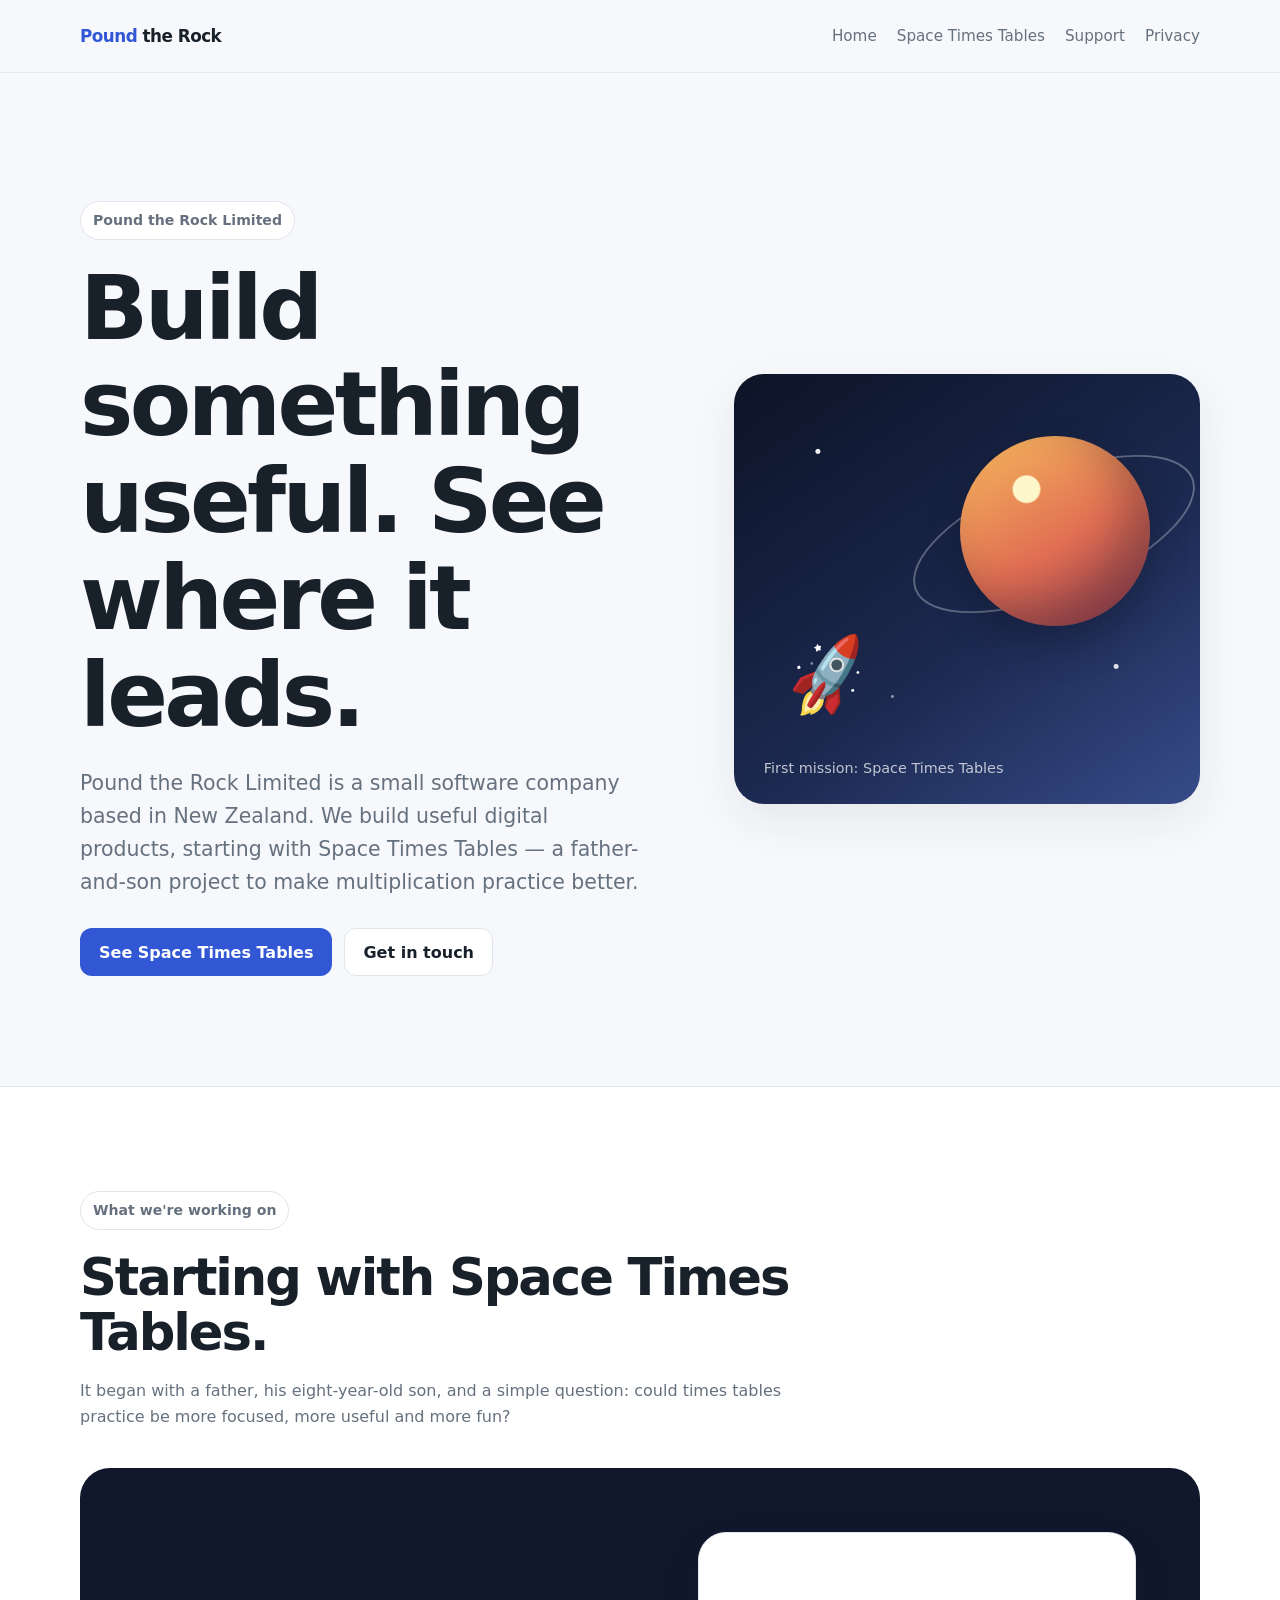
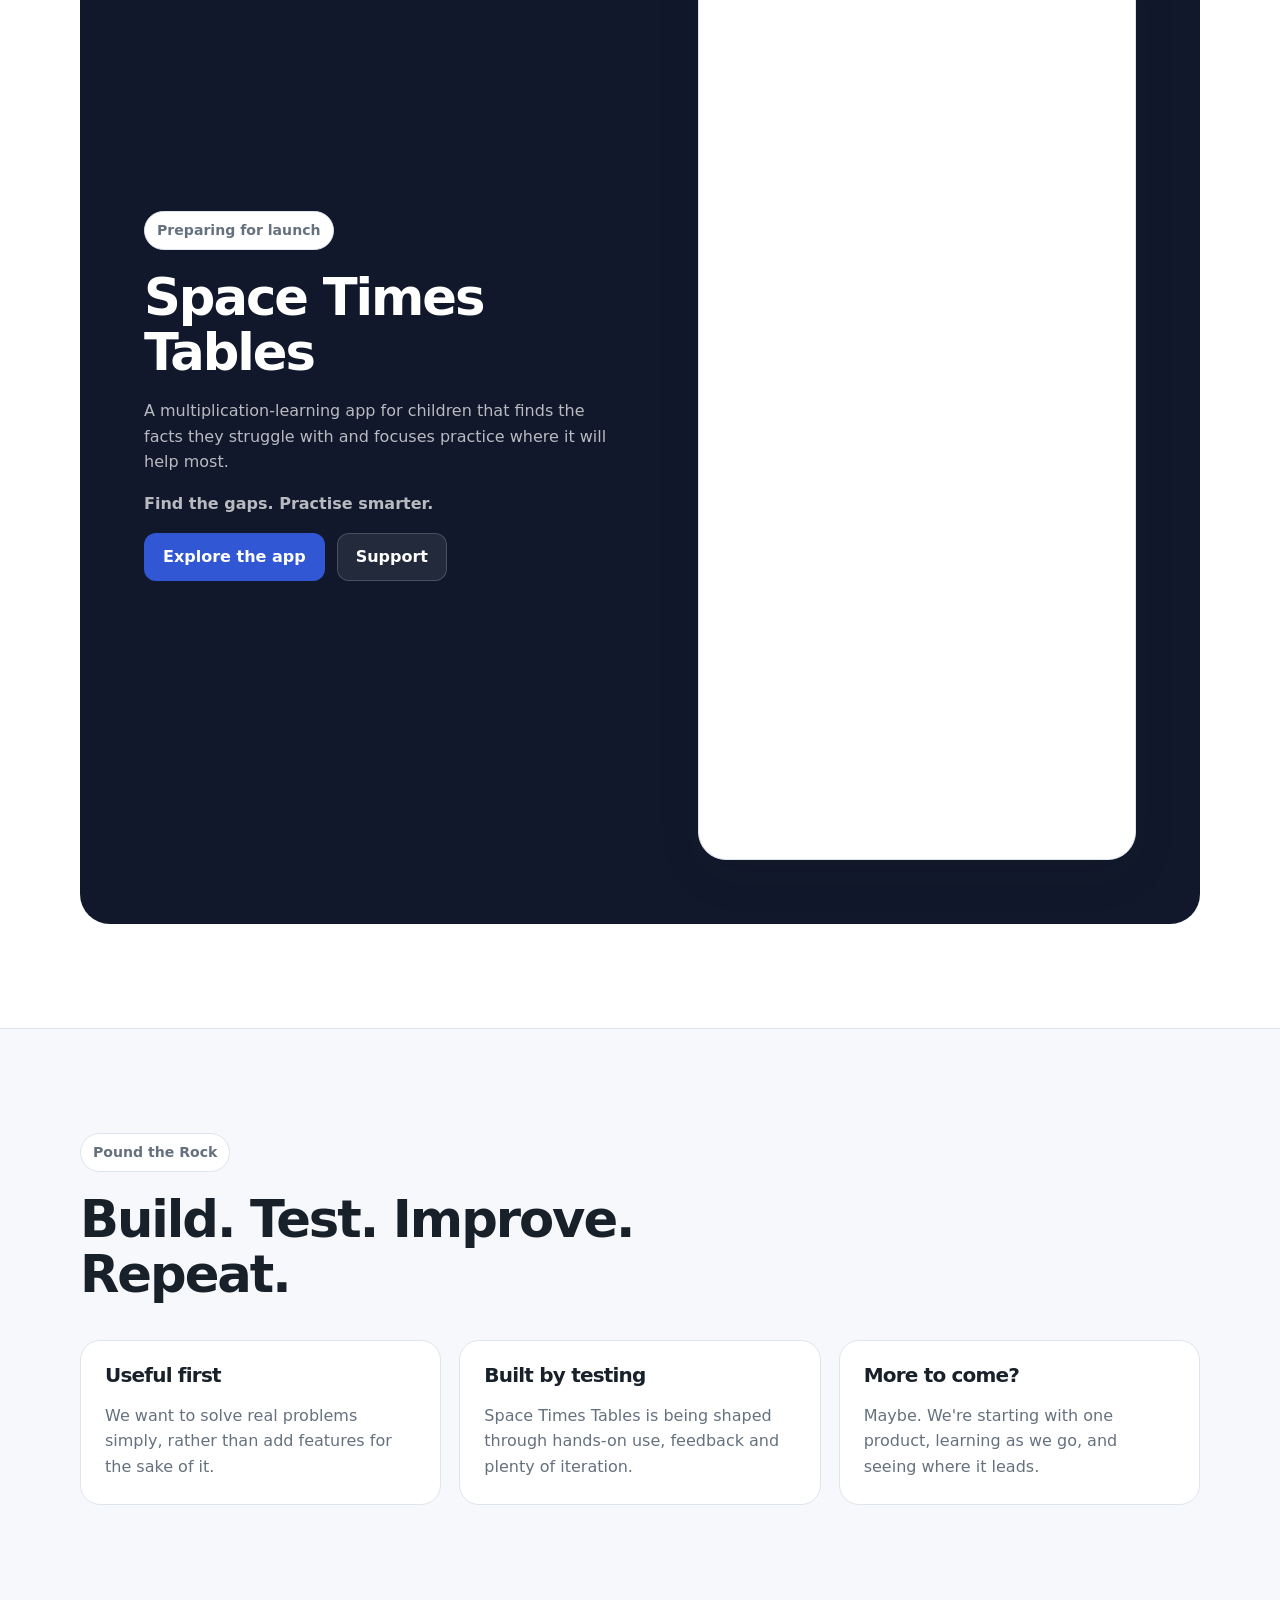
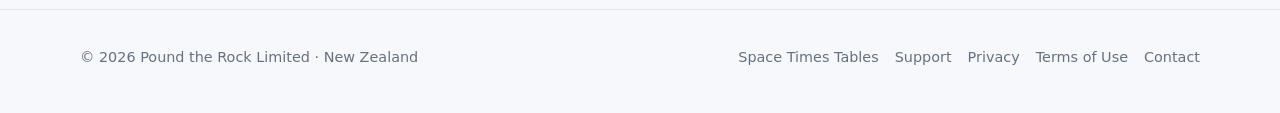
<file: index.html>
<!doctype html>
<html lang="en-NZ">
<head>
  <meta charset="utf-8">
  <meta name="viewport" content="width=device-width, initial-scale=1">
  <title>Pound the Rock Limited | New Zealand</title>
  <meta name="description" content="Pound the Rock Limited builds useful digital products, starting with Space Times Tables — a father-and-son project for smarter multiplication practice.">
  <link rel="stylesheet" href="styles.css">
</head>
<body>
<header class="site-header">
  <div class="container nav">
    <a class="brand" href="./"><span>Pound</span> the Rock</a>
    <nav class="nav-links" aria-label="Main navigation">
      <a href="./">Home</a>
      <a href="space-times-tables/">Space Times Tables</a>
      <a href="support/">Support</a>
      <a href="privacy/">Privacy</a>
    </nav>
  </div>
</header>
<main>
  <section class="hero">
    <div class="container hero-grid">
      <div>
        <div class="eyebrow">Pound the Rock Limited</div>
        <h1>Build something useful. See where it leads.</h1>
        <p class="lead">Pound the Rock Limited is a small software company based in New Zealand. We build useful digital products, starting with Space Times Tables — a father-and-son project to make multiplication practice better.</p>
        <div class="actions">
          <a class="button primary" href="space-times-tables/">See Space Times Tables</a>
          <a class="button secondary" href="mailto:brendon@poundtherock.co.nz">Get in touch</a>
        </div>
      </div>
      <div class="space-card" aria-label="Space themed illustration">
        <div class="orbit"></div><div class="planet"></div><div class="rocket" aria-hidden="true">🚀</div>
        <div class="space-label">First mission: Space Times Tables</div>
      </div>
    </div>
  </section>
  <section class="section white">
    <div class="container">
      <div class="section-intro"><div class="eyebrow">What we're working on</div><h2>Starting with Space Times Tables.</h2><p>It began with a father, his eight-year-old son, and a simple question: could times tables practice be more focused, more useful and more fun?</p></div>
      <div class="product-feature">
        <div><div class="eyebrow">Preparing for launch</div><h2>Space Times Tables</h2><p>A multiplication-learning app for children that finds the facts they struggle with and focuses practice where it will help most.</p><p><strong>Find the gaps. Practise smarter.</strong></p><div class="actions"><a class="button primary" href="space-times-tables/">Explore the app</a><a class="button secondary" href="support/">Support</a></div></div>
        <figure class="screenshot-card"><img class="screenshot-image" src="assets/space-times-tables/01-find-the-gaps.webp" alt="Space Times Tables showing mastered and weaker times tables" loading="lazy"></figure>
      </div>
    </div>
  </section>
  <section class="section">
    <div class="container">
      <div class="section-intro"><div class="eyebrow">Pound the Rock</div><h2>Build. Test. Improve. Repeat.</h2></div>
      <div class="cards"><article class="card"><h3>Useful first</h3><p>We want to solve real problems simply, rather than add features for the sake of it.</p></article><article class="card"><h3>Built by testing</h3><p>Space Times Tables is being shaped through hands-on use, feedback and plenty of iteration.</p></article><article class="card"><h3>More to come?</h3><p>Maybe. We're starting with one product, learning as we go, and seeing where it leads.</p></article></div>
    </div>
  </section>
</main>
<footer class="site-footer"><div class="container footer-row"><div>© 2026 Pound the Rock Limited · New Zealand</div><div class="footer-links"><a href="space-times-tables/">Space Times Tables</a><a href="support/">Support</a><a href="privacy/">Privacy</a><a href="https://www.apple.com/legal/internet-services/itunes/dev/stdeula/" target="_blank" rel="noopener">Terms of Use</a><a href="mailto:brendon@poundtherock.co.nz">Contact</a></div></div></footer>
</body>
</html>
</file>
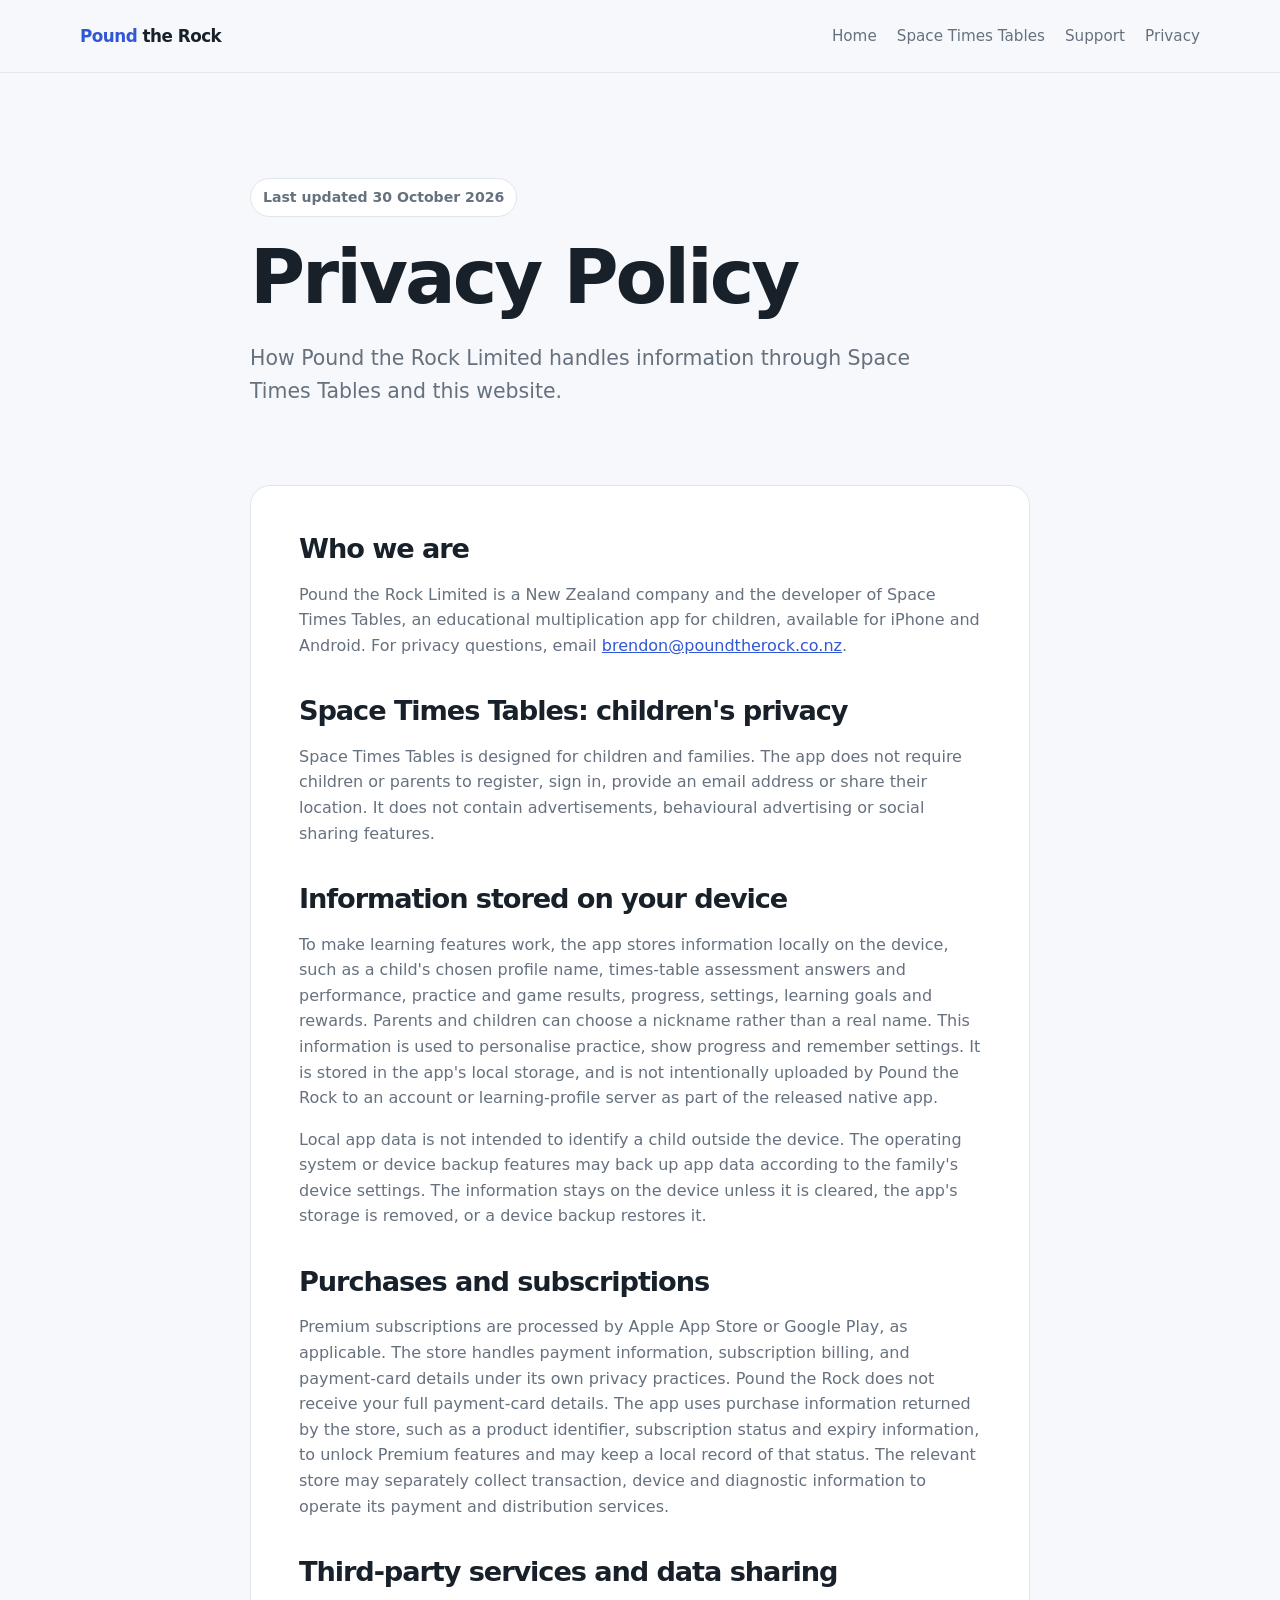
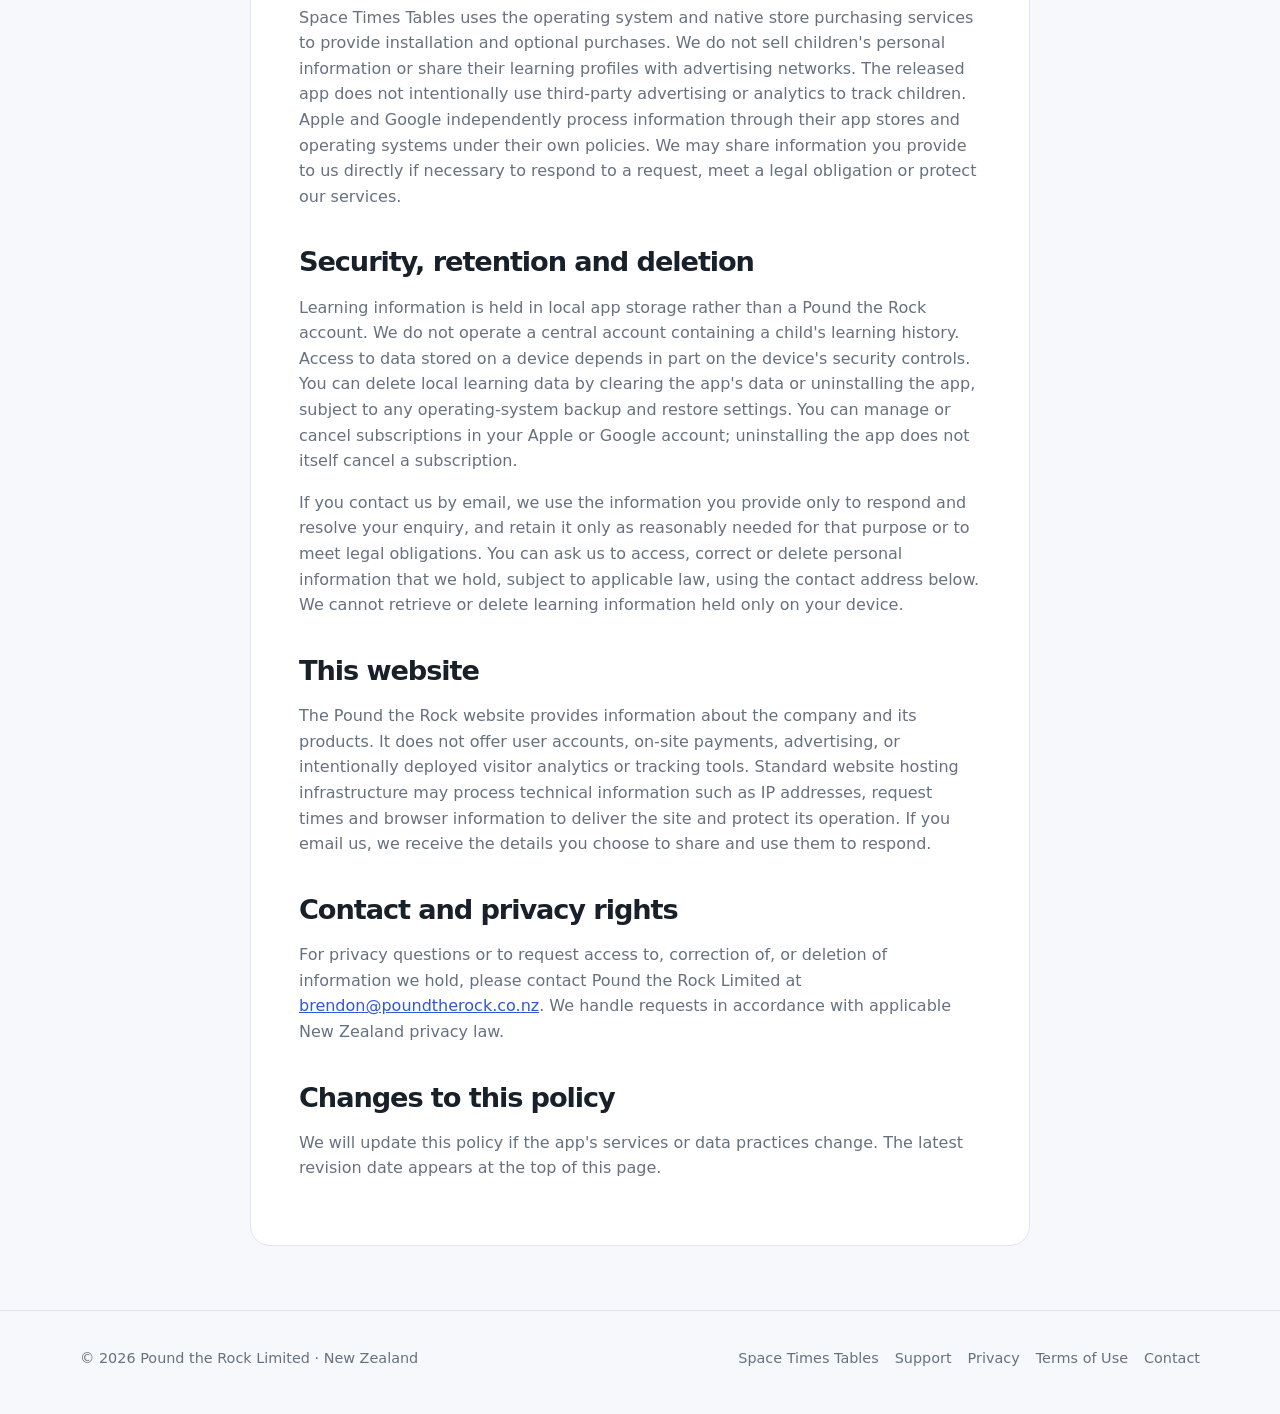
<file: privacy/index.html>
<!doctype html>
<html lang="en-NZ">
<head>
  <meta charset="utf-8">
  <meta name="viewport" content="width=device-width, initial-scale=1">
  <title>Privacy Policy | Pound the Rock Limited</title>
  <meta name="description" content="Privacy policy for Pound the Rock Limited, Space Times Tables on iOS and Android, and our website.">
  <link rel="stylesheet" href="../styles.css">
</head>
<body>
<header class="site-header"><div class="container nav"><a class="brand" href="../"><span>Pound</span> the Rock</a><nav class="nav-links" aria-label="Main navigation"><a href="../">Home</a><a href="../space-times-tables/">Space Times Tables</a><a href="../support/">Support</a><a href="./">Privacy</a></nav></div></header>
<main>
<section class="page-hero"><div class="content-narrow"><div class="eyebrow">Last updated 30 October 2026</div><h1>Privacy Policy</h1><p class="lead">How Pound the Rock Limited handles information through Space Times Tables and this website.</p></div></section>
<div class="content-narrow"><div class="prose">
<h2>Who we are</h2>
<p>Pound the Rock Limited is a New Zealand company and the developer of Space Times Tables, an educational multiplication app for children, available for iPhone and Android. For privacy questions, email <a href="mailto:brendon@poundtherock.co.nz">brendon@poundtherock.co.nz</a>.</p>
<h2>Space Times Tables: children's privacy</h2>
<p>Space Times Tables is designed for children and families. The app does not require children or parents to register, sign in, provide an email address or share their location. It does not contain advertisements, behavioural advertising or social sharing features.</p>
<h2>Information stored on your device</h2>
<p>To make learning features work, the app stores information locally on the device, such as a child's chosen profile name, times-table assessment answers and performance, practice and game results, progress, settings, learning goals and rewards. Parents and children can choose a nickname rather than a real name. This information is used to personalise practice, show progress and remember settings. It is stored in the app's local storage, and is not intentionally uploaded by Pound the Rock to an account or learning-profile server as part of the released native app.</p>
<p>Local app data is not intended to identify a child outside the device. The operating system or device backup features may back up app data according to the family's device settings. The information stays on the device unless it is cleared, the app's storage is removed, or a device backup restores it.</p>
<h2>Purchases and subscriptions</h2>
<p>Premium subscriptions are processed by Apple App Store or Google Play, as applicable. The store handles payment information, subscription billing, and payment-card details under its own privacy practices. Pound the Rock does not receive your full payment-card details. The app uses purchase information returned by the store, such as a product identifier, subscription status and expiry information, to unlock Premium features and may keep a local record of that status. The relevant store may separately collect transaction, device and diagnostic information to operate its payment and distribution services.</p>
<h2>Third-party services and data sharing</h2>
<p>Space Times Tables uses the operating system and native store purchasing services to provide installation and optional purchases. We do not sell children's personal information or share their learning profiles with advertising networks. The released app does not intentionally use third-party advertising or analytics to track children. Apple and Google independently process information through their app stores and operating systems under their own policies. We may share information you provide to us directly if necessary to respond to a request, meet a legal obligation or protect our services.</p>
<h2>Security, retention and deletion</h2>
<p>Learning information is held in local app storage rather than a Pound the Rock account. We do not operate a central account containing a child's learning history. Access to data stored on a device depends in part on the device's security controls. You can delete local learning data by clearing the app's data or uninstalling the app, subject to any operating-system backup and restore settings. You can manage or cancel subscriptions in your Apple or Google account; uninstalling the app does not itself cancel a subscription.</p>
<p>If you contact us by email, we use the information you provide only to respond and resolve your enquiry, and retain it only as reasonably needed for that purpose or to meet legal obligations. You can ask us to access, correct or delete personal information that we hold, subject to applicable law, using the contact address below. We cannot retrieve or delete learning information held only on your device.</p>
<h2>This website</h2>
<p>The Pound the Rock website provides information about the company and its products. It does not offer user accounts, on-site payments, advertising, or intentionally deployed visitor analytics or tracking tools. Standard website hosting infrastructure may process technical information such as IP addresses, request times and browser information to deliver the site and protect its operation. If you email us, we receive the details you choose to share and use them to respond.</p>
<h2>Contact and privacy rights</h2>
<p>For privacy questions or to request access to, correction of, or deletion of information we hold, please contact Pound the Rock Limited at <a href="mailto:brendon@poundtherock.co.nz">brendon@poundtherock.co.nz</a>. We handle requests in accordance with applicable New Zealand privacy law.</p>
<h2>Changes to this policy</h2>
<p>We will update this policy if the app's services or data practices change. The latest revision date appears at the top of this page.</p>
</div></div>
</main>
<footer class="site-footer"><div class="container footer-row"><div>© 2026 Pound the Rock Limited · New Zealand</div><div class="footer-links"><a href="../space-times-tables/">Space Times Tables</a><a href="../support/">Support</a><a href="./">Privacy</a><a href="https://www.apple.com/legal/internet-services/itunes/dev/stdeula/" target="_blank" rel="noopener">Terms of Use</a><a href="mailto:brendon@poundtherock.co.nz">Contact</a></div></div></footer>
</body>
</html>
</file>
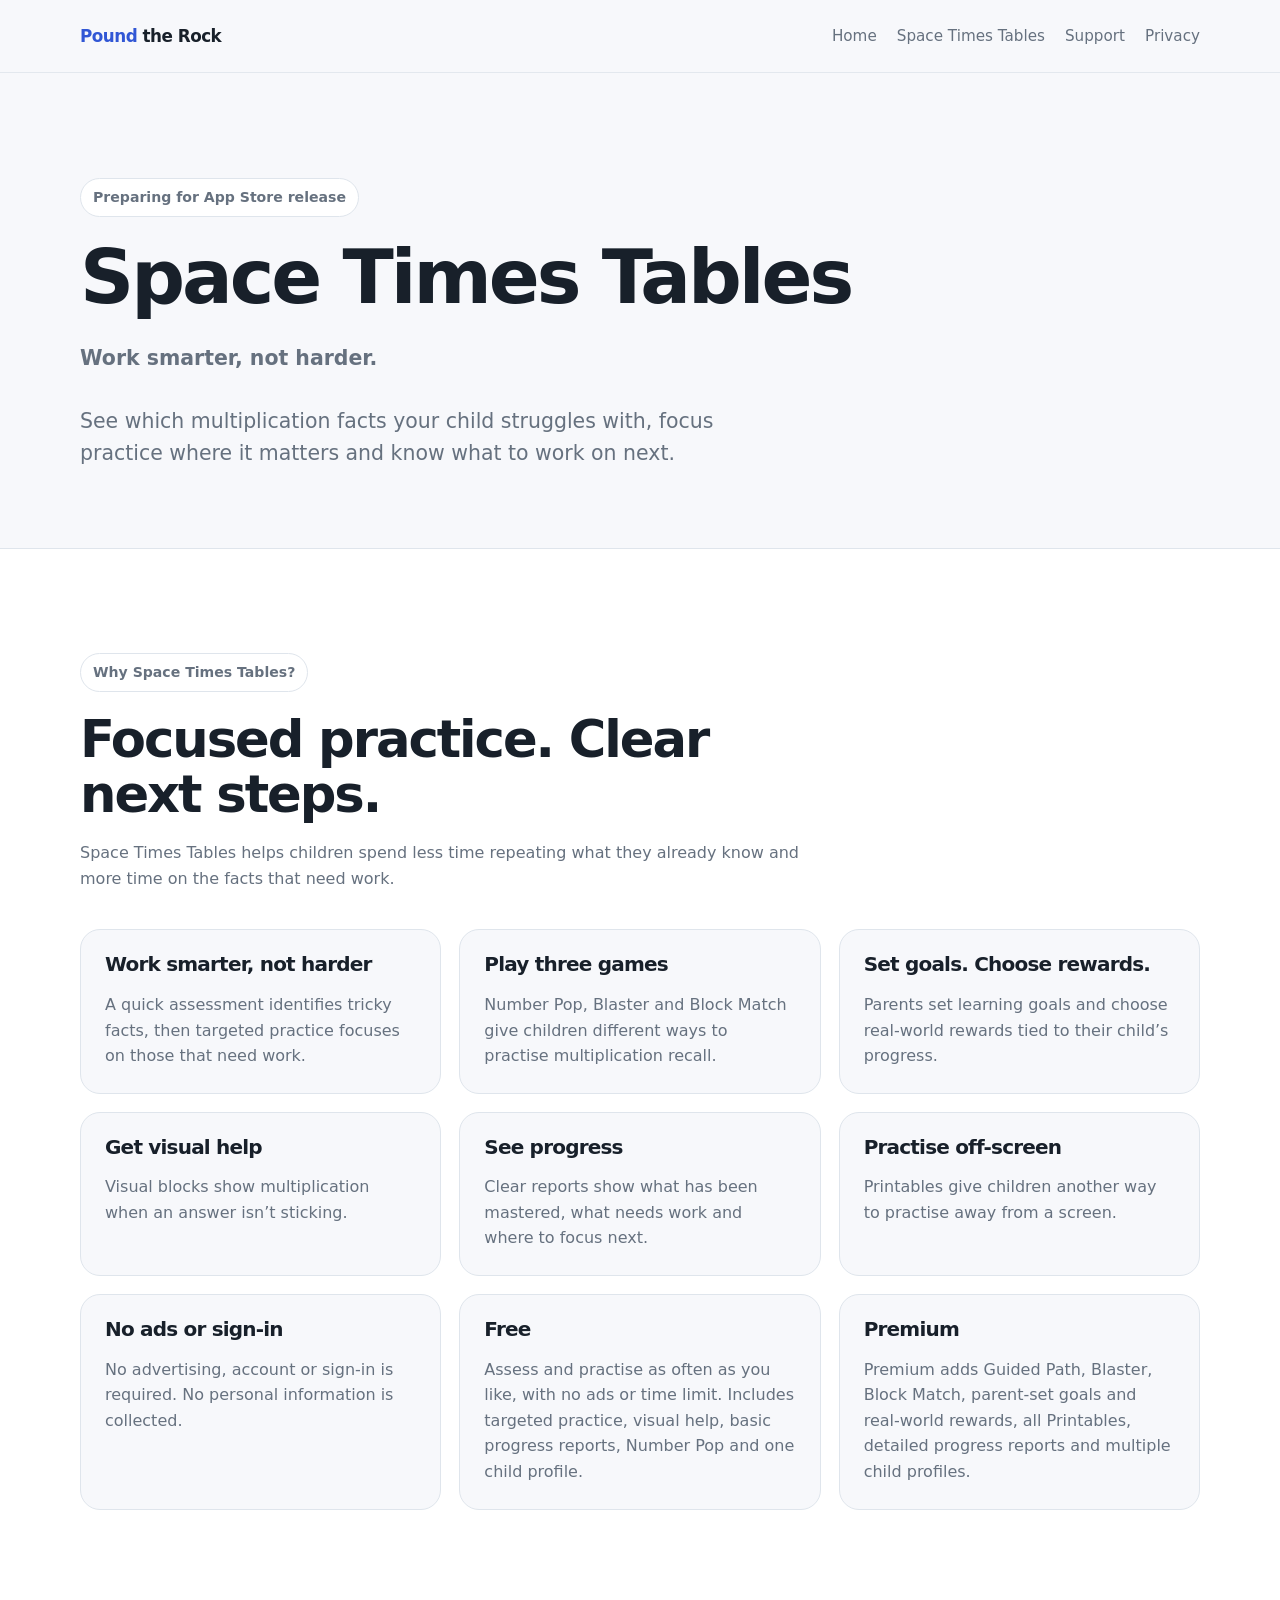
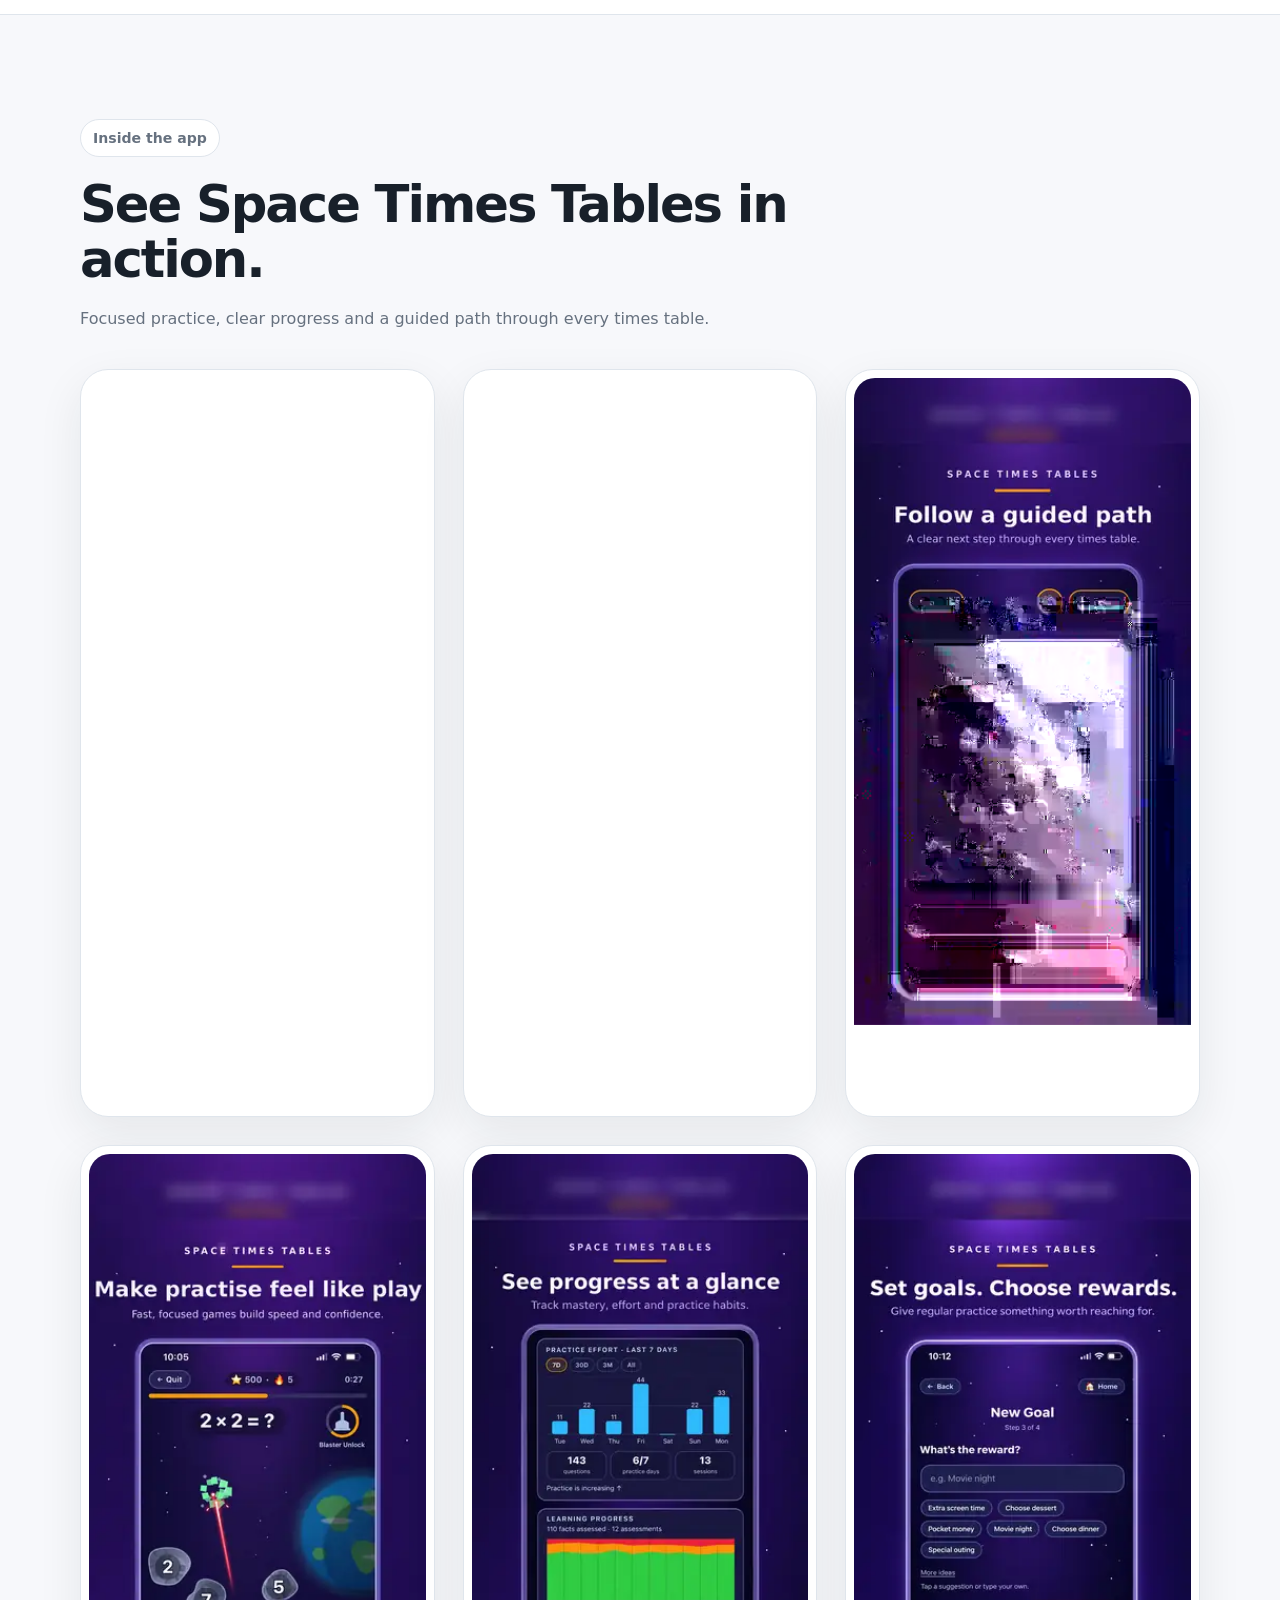
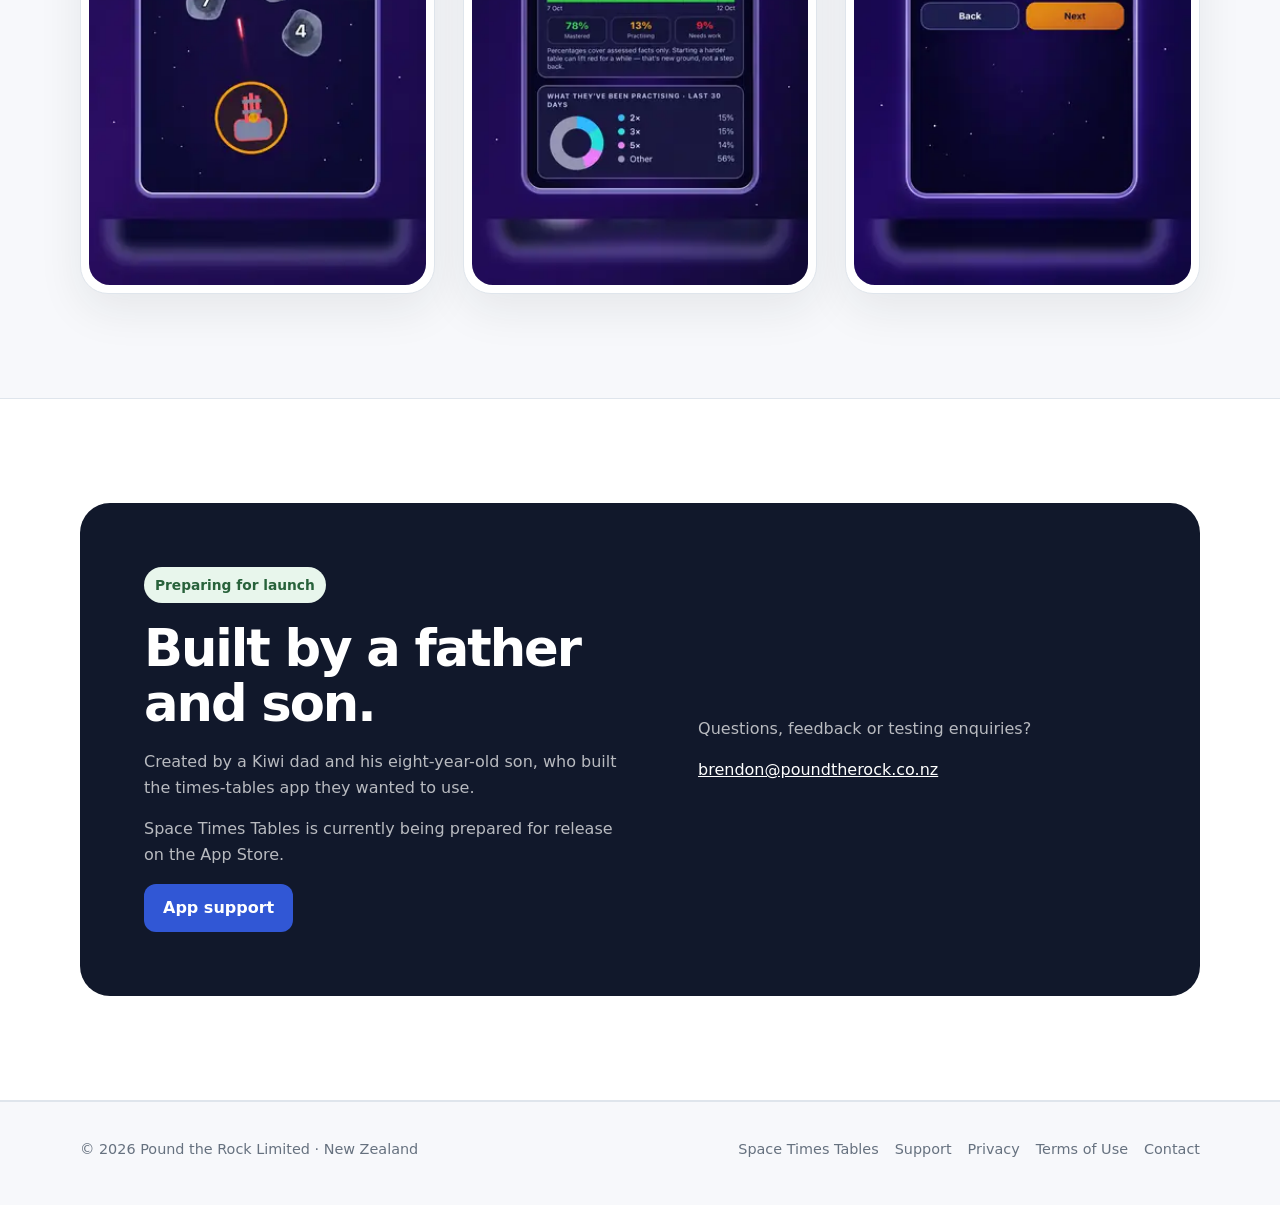
<file: space-times-tables/index.html>
<!doctype html>
<html lang="en-NZ">
<head>
  <meta charset="utf-8">
  <meta name="viewport" content="width=device-width, initial-scale=1">
  <title>Space Times Tables | Pound the Rock Limited</title>
  <meta name="description" content="Space Times Tables helps children find weak multiplication facts, practise them intelligently, track progress and stay motivated with games, goals and rewards.">
  <link rel="stylesheet" href="../styles.css">
</head>
<body>
<header class="site-header"><div class="container nav"><a class="brand" href="../"><span>Pound</span> the Rock</a><nav class="nav-links" aria-label="Main navigation"><a href="../">Home</a><a href="./">Space Times Tables</a><a href="../support/">Support</a><a href="../privacy/">Privacy</a></nav></div></header>
<main>
<section class="page-hero"><div class="container"><div class="eyebrow">Preparing for App Store release</div><h1>Space Times Tables</h1><p class="lead"><strong>Work smarter, not harder.</strong></p><p class="lead">See which multiplication facts your child struggles with, focus practice where it matters and know what to work on next.</p></div></section>
<section class="section white"><div class="container"><div class="section-intro"><div class="eyebrow">Why Space Times Tables?</div><h2>Focused practice. Clear next steps.</h2><p>Space Times Tables helps children spend less time repeating what they already know and more time on the facts that need work.</p></div><div class="cards"><article class="card"><h3>Work smarter, not harder</h3><p>A quick assessment identifies tricky facts, then targeted practice focuses on those that need work.</p></article><article class="card"><h3>Play three games</h3><p>Number Pop, Blaster and Block Match give children different ways to practise multiplication recall.</p></article><article class="card"><h3>Set goals. Choose rewards.</h3><p>Parents set learning goals and choose real-world rewards tied to their child’s progress.</p></article></div><div class="cards" style="margin-top:18px;"><article class="card"><h3>Get visual help</h3><p>Visual blocks show multiplication when an answer isn’t sticking.</p></article><article class="card"><h3>See progress</h3><p>Clear reports show what has been mastered, what needs work and where to focus next.</p></article><article class="card"><h3>Practise off-screen</h3><p>Printables give children another way to practise away from a screen.</p></article></div><div class="cards" style="margin-top:18px;"><article class="card"><h3>No ads or sign-in</h3><p>No advertising, account or sign-in is required. No personal information is collected.</p></article><article class="card"><h3>Free</h3><p>Assess and practise as often as you like, with no ads or time limit. Includes targeted practice, visual help, basic progress reports, Number Pop and one child profile.</p></article><article class="card"><h3>Premium</h3><p>Premium adds Guided Path, Blaster, Block Match, parent-set goals and real-world rewards, all Printables, detailed progress reports and multiple child profiles.</p></article></div></div></section>
<section class="section"><div class="container"><div class="section-intro"><div class="eyebrow">Inside the app</div><h2>See Space Times Tables in action.</h2><p>Focused practice, clear progress and a guided path through every times table.</p></div><div class="screenshot-grid"><figure class="screenshot-card"><img class="screenshot-image" src="../assets/space-times-tables/01-find-the-gaps.webp" alt="Space Times Tables home screen showing mastered and weaker times tables" loading="lazy"></figure><figure class="screenshot-card"><img class="screenshot-image" src="../assets/space-times-tables/02-practise-weak-spots.webp" alt="Practice screen with visual help for a multiplication fact" loading="lazy"></figure><figure class="screenshot-card"><img class="screenshot-image" src="../assets/space-times-tables/03-follow-a-guided-path.webp" alt="Guided Practice path through the times tables" loading="lazy"></figure><figure class="screenshot-card"><img class="screenshot-image" src="../assets/space-times-tables/04-make-practise-feel-like-play.webp" alt="Space Times Tables mini game for fast multiplication practice" loading="lazy"></figure><figure class="screenshot-card"><img class="screenshot-image" src="../assets/space-times-tables/05-see-progress-at-a-glance.webp" alt="Progress screen showing mastery and practice effort" loading="lazy"></figure><figure class="screenshot-card"><img class="screenshot-image" src="../assets/space-times-tables/06-set-goals-choose-rewards.webp" alt="Goal setup screen with parent-selected rewards" loading="lazy"></figure></div></div></section>
<section class="section white"><div class="container"><div class="product-feature"><div><span class="status">Preparing for launch</span><h2 style="margin-top:18px;">Built by a father and son.</h2><p>Created by a Kiwi dad and his eight-year-old son, who built the times-tables app they wanted to use.</p><p>Space Times Tables is currently being prepared for release on the App Store.</p><a class="button primary" href="../support/">App support</a></div><div class="copy"><p>Questions, feedback or testing enquiries?</p><p><a href="mailto:brendon@poundtherock.co.nz" style="color:white;">brendon@poundtherock.co.nz</a></p></div></div></div></section>
</main>
<footer class="site-footer"><div class="container footer-row"><div>© 2026 Pound the Rock Limited · New Zealand</div><div class="footer-links"><a href="./">Space Times Tables</a><a href="../support/">Support</a><a href="../privacy/">Privacy</a><a href="https://www.apple.com/legal/internet-services/itunes/dev/stdeula/" target="_blank" rel="noopener">Terms of Use</a><a href="mailto:brendon@poundtherock.co.nz">Contact</a></div></div></footer>
</body>
</html>
</file>
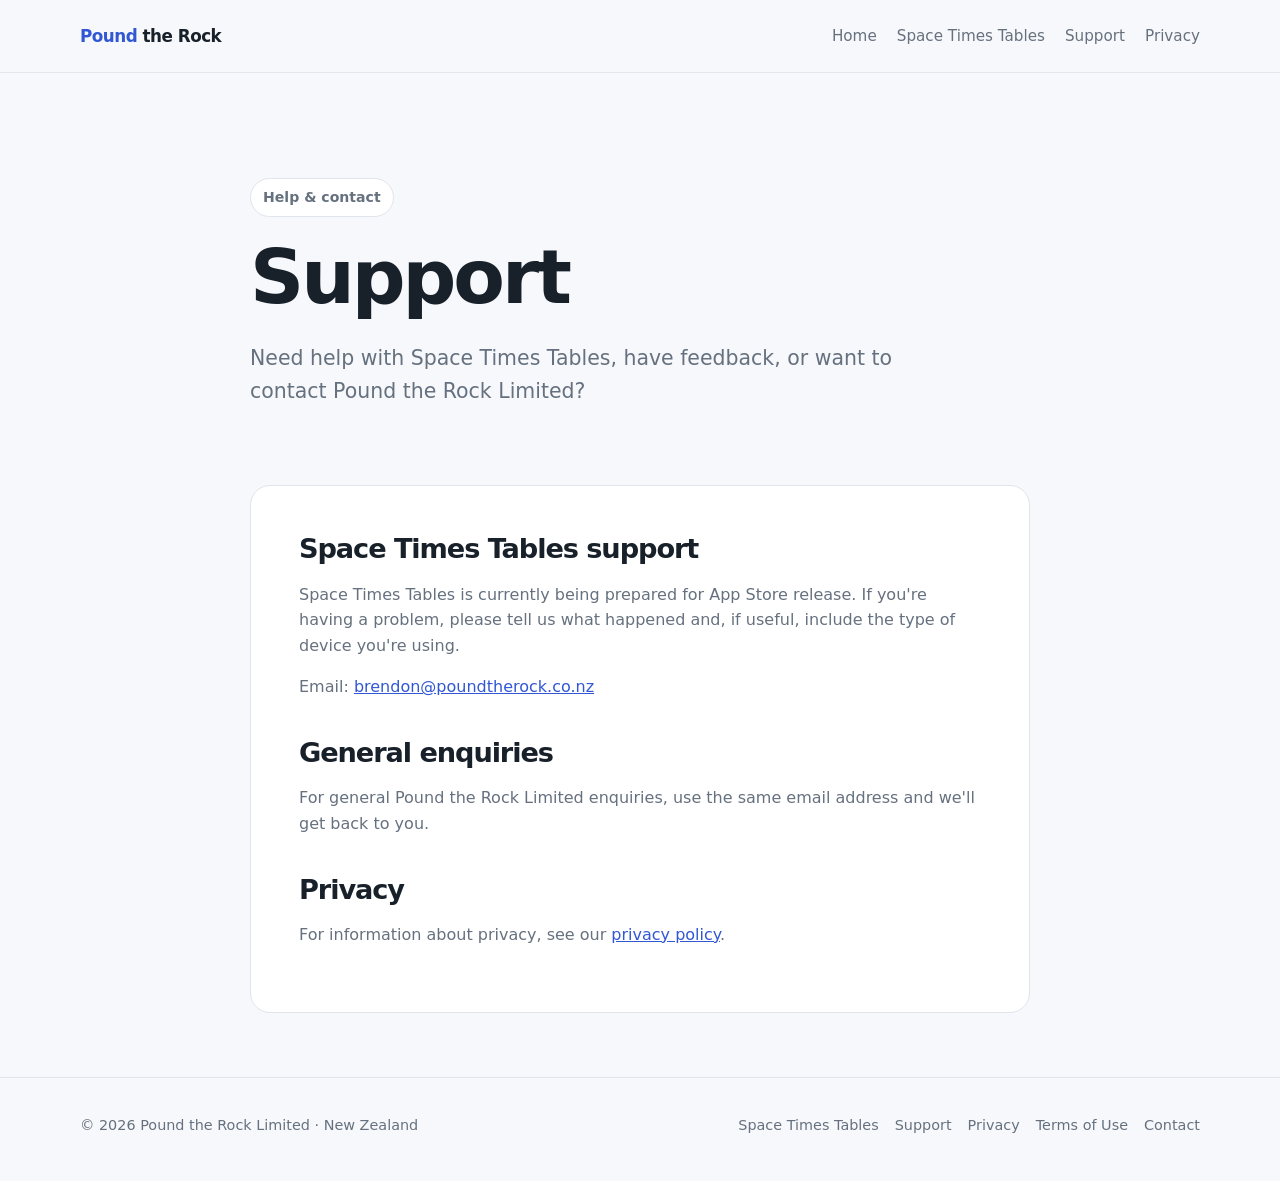
<file: support/index.html>
<!doctype html>
<html lang="en-NZ">
<head>
  <meta charset="utf-8">
  <meta name="viewport" content="width=device-width, initial-scale=1">
  <title>Support | Pound the Rock Limited</title>
  <meta name="description" content="Support and contact information for Pound the Rock Limited and Space Times Tables.">
  <link rel="stylesheet" href="../styles.css">
</head>
<body>
<header class="site-header"><div class="container nav"><a class="brand" href="../"><span>Pound</span> the Rock</a><nav class="nav-links" aria-label="Main navigation"><a href="../">Home</a><a href="../space-times-tables/">Space Times Tables</a><a href="./">Support</a><a href="../privacy/">Privacy</a></nav></div></header>
<main>
<section class="page-hero"><div class="content-narrow"><div class="eyebrow">Help & contact</div><h1>Support</h1><p class="lead">Need help with Space Times Tables, have feedback, or want to contact Pound the Rock Limited?</p></div></section>
<div class="content-narrow"><div class="prose"><h2>Space Times Tables support</h2><p>Space Times Tables is currently being prepared for App Store release. If you're having a problem, please tell us what happened and, if useful, include the type of device you're using.</p><p>Email: <a href="mailto:brendon@poundtherock.co.nz">brendon@poundtherock.co.nz</a></p><h2>General enquiries</h2><p>For general Pound the Rock Limited enquiries, use the same email address and we'll get back to you.</p><h2>Privacy</h2><p>For information about privacy, see our <a href="../privacy/">privacy policy</a>.</p></div></div>
</main>
<footer class="site-footer"><div class="container footer-row"><div>© 2026 Pound the Rock Limited · New Zealand</div><div class="footer-links"><a href="../space-times-tables/">Space Times Tables</a><a href="./">Support</a><a href="../privacy/">Privacy</a><a href="https://www.apple.com/legal/internet-services/itunes/dev/stdeula/" target="_blank" rel="noopener">Terms of Use</a><a href="mailto:brendon@poundtherock.co.nz">Contact</a></div></div></footer>
</body>
</html>
</file>
<file: styles.css>
:root {
  --bg: #f7f8fb;
  --surface: #ffffff;
  --surface-soft: #eef2f7;
  --text: #18202a;
  --muted: #66717f;
  --line: #dfe5ec;
  --accent: #3157d5;
  --accent-dark: #2443ac;
  --space: #11182b;
  --radius: 20px;
  --shadow: 0 16px 45px rgba(24, 32, 42, 0.08);
  --content: 1120px;
}
* { box-sizing: border-box; }
html { scroll-behavior: smooth; -webkit-text-size-adjust: 100%; }
body { margin: 0; font-family: Inter, ui-sans-serif, system-ui, -apple-system, BlinkMacSystemFont, "Segoe UI", sans-serif; background: var(--bg); color: var(--text); line-height: 1.6; }
a { color: inherit; }
img, svg { max-width: 100%; }
.container { width: min(calc(100% - 40px), var(--content)); margin-inline: auto; }
.site-header { position: sticky; top: 0; z-index: 20; background: rgba(247, 248, 251, 0.92); backdrop-filter: blur(14px); border-bottom: 1px solid rgba(223, 229, 236, 0.8); }
.nav { min-height: 72px; display: flex; align-items: center; justify-content: space-between; gap: 24px; }
.brand { text-decoration: none; font-weight: 800; letter-spacing: -0.03em; font-size: 1.05rem; white-space: nowrap; }
.brand span { color: var(--accent); }
.nav-links { display: flex; gap: 20px; align-items: center; flex-wrap: wrap; justify-content: flex-end; }
.nav-links a { text-decoration: none; color: var(--muted); font-size: 0.95rem; }
.nav-links a:hover, .nav-links a:focus-visible { color: var(--text); }
.hero { padding: clamp(72px, 10vw, 132px) 0 clamp(64px, 9vw, 110px); }
.hero-grid { display: grid; grid-template-columns: minmax(0, 1.1fr) minmax(300px, 0.9fr); gap: clamp(36px, 7vw, 84px); align-items: center; }
.eyebrow { display: inline-flex; align-items: center; gap: 8px; padding: 7px 12px; border: 1px solid var(--line); background: var(--surface); border-radius: 999px; color: var(--muted); font-size: 0.88rem; font-weight: 650; margin-bottom: 20px; }
h1, h2, h3 { line-height: 1.08; letter-spacing: -0.04em; margin-top: 0; }
h1 { font-size: clamp(2.7rem, 7vw, 5.6rem); max-width: 900px; margin-bottom: 24px; }
h2 { font-size: clamp(2rem, 4vw, 3.45rem); margin-bottom: 18px; }
h3 { font-size: 1.25rem; margin-bottom: 10px; }
.lead { color: var(--muted); font-size: clamp(1.08rem, 2vw, 1.28rem); max-width: 680px; margin: 0 0 30px; }
.actions { display: flex; gap: 12px; flex-wrap: wrap; }
.button { display: inline-flex; min-height: 48px; align-items: center; justify-content: center; padding: 0 18px; border-radius: 12px; text-decoration: none; font-weight: 700; border: 1px solid transparent; }
.button.primary { color: #fff; background: var(--accent); }
.button.primary:hover { background: var(--accent-dark); }
.button.secondary { background: var(--surface); border-color: var(--line); }
.space-card { position: relative; min-height: 430px; border-radius: 30px; overflow: hidden; background: radial-gradient(circle at 18% 18%, rgba(255,255,255,.95) 0 2px, transparent 3px), radial-gradient(circle at 72% 25%, rgba(255,255,255,.75) 0 1.5px, transparent 2.5px), radial-gradient(circle at 82% 68%, rgba(255,255,255,.85) 0 2px, transparent 3px), radial-gradient(circle at 34% 75%, rgba(255,255,255,.5) 0 1px, transparent 2px), linear-gradient(145deg, #0d1427, #1c2950 58%, #364b89); box-shadow: var(--shadow); }
.planet { position: absolute; width: 190px; aspect-ratio: 1; border-radius: 50%; right: 50px; top: 62px; background: radial-gradient(circle at 35% 28%, #fff7cc 0 7%, transparent 8%), linear-gradient(150deg, #f5b95d, #e16f53 55%, #9a3f50); box-shadow: inset -25px -22px 40px rgba(25, 18, 35, 0.28), 0 18px 40px rgba(0,0,0,.22); }
.orbit { position: absolute; width: 300px; height: 120px; border: 2px solid rgba(255,255,255,.3); border-radius: 50%; transform: rotate(-22deg); right: -4px; top: 100px; }
.rocket { position: absolute; left: 52px; bottom: 72px; font-size: 4.2rem; transform: rotate(-12deg); }
.space-label { position: absolute; left: 30px; right: 30px; bottom: 24px; color: rgba(255,255,255,.72); font-size: 0.9rem; }
.section { padding: clamp(64px, 9vw, 104px) 0; }
.section.white { background: var(--surface); border-block: 1px solid var(--line); }
.section-intro { max-width: 720px; margin-bottom: 38px; }
.section-intro p, .copy p { color: var(--muted); }
.cards { display: grid; grid-template-columns: repeat(3, minmax(0, 1fr)); gap: 18px; }
.card { background: var(--surface); border: 1px solid var(--line); border-radius: var(--radius); padding: 24px; }
.white .card { background: var(--bg); }
.card p { color: var(--muted); margin-bottom: 0; }
.product-feature { background: var(--space); color: white; border-radius: 30px; padding: clamp(30px, 6vw, 64px); display: grid; grid-template-columns: minmax(0, 1.05fr) minmax(280px, .95fr); gap: clamp(28px, 6vw, 70px); align-items: center; }
.product-feature p { color: rgba(255,255,255,.7); }
.product-feature .button.secondary { background: rgba(255,255,255,.08); color: white; border-color: rgba(255,255,255,.18); }
.screenshot-grid { display: grid; grid-template-columns: repeat(3, minmax(0, 1fr)); gap: clamp(16px, 2.5vw, 28px); align-items: start; }
.screenshot-card { margin: 0; background: var(--surface); border: 1px solid var(--line); border-radius: 28px; padding: 8px; box-shadow: var(--shadow); overflow: hidden; }
.screenshot-image { display: block; width: 100%; height: auto; border-radius: 21px; }
.page-hero { padding: clamp(64px, 9vw, 105px) 0 48px; }
.page-hero h1 { font-size: clamp(2.5rem, 6vw, 4.7rem); }
.content-narrow { width: min(calc(100% - 40px), 780px); margin-inline: auto; }
.prose { background: var(--surface); border: 1px solid var(--line); border-radius: var(--radius); padding: clamp(26px, 5vw, 48px); margin-bottom: 64px; }
.prose h2 { font-size: 1.7rem; margin-top: 38px; }
.prose h2:first-child { margin-top: 0; }
.prose p, .prose li { color: var(--muted); }
.prose a { color: var(--accent); }
.status { display: inline-flex; padding: 7px 11px; border-radius: 999px; background: #e8f6ec; color: #28623b; font-size: 0.86rem; font-weight: 700; }
.site-footer { border-top: 1px solid var(--line); padding: 36px 0 44px; color: var(--muted); font-size: 0.9rem; }
.footer-row { display: flex; justify-content: space-between; gap: 24px; flex-wrap: wrap; }
.footer-links { display: flex; gap: 16px; flex-wrap: wrap; }
.footer-links a { text-decoration: none; }
@media (max-width: 820px) { .hero-grid, .product-feature { grid-template-columns: 1fr; } .space-card { min-height: 360px; max-width: 620px; } .cards { grid-template-columns: 1fr; } .screenshot-grid { grid-template-columns: repeat(2, minmax(0, 1fr)); } }
@media (max-width: 620px) { .container, .content-narrow { width: min(calc(100% - 28px), var(--content)); } .nav { min-height: 64px; align-items: flex-start; padding-block: 14px; } .nav-links { gap: 11px 15px; font-size: .92rem; } .nav-links a:nth-child(1) { display: none; } .hero { padding-top: 58px; } h1 { font-size: clamp(2.6rem, 13vw, 4rem); } .space-card { min-height: 310px; } .planet { width: 145px; right: 28px; top: 48px; } .orbit { width: 230px; height: 94px; right: -15px; top: 72px; } .rocket { left: 32px; bottom: 62px; font-size: 3.4rem; } .screenshot-grid { grid-template-columns: 1fr; } .screenshot-card { width: min(86vw, 360px); justify-self: center; } }
</file>
